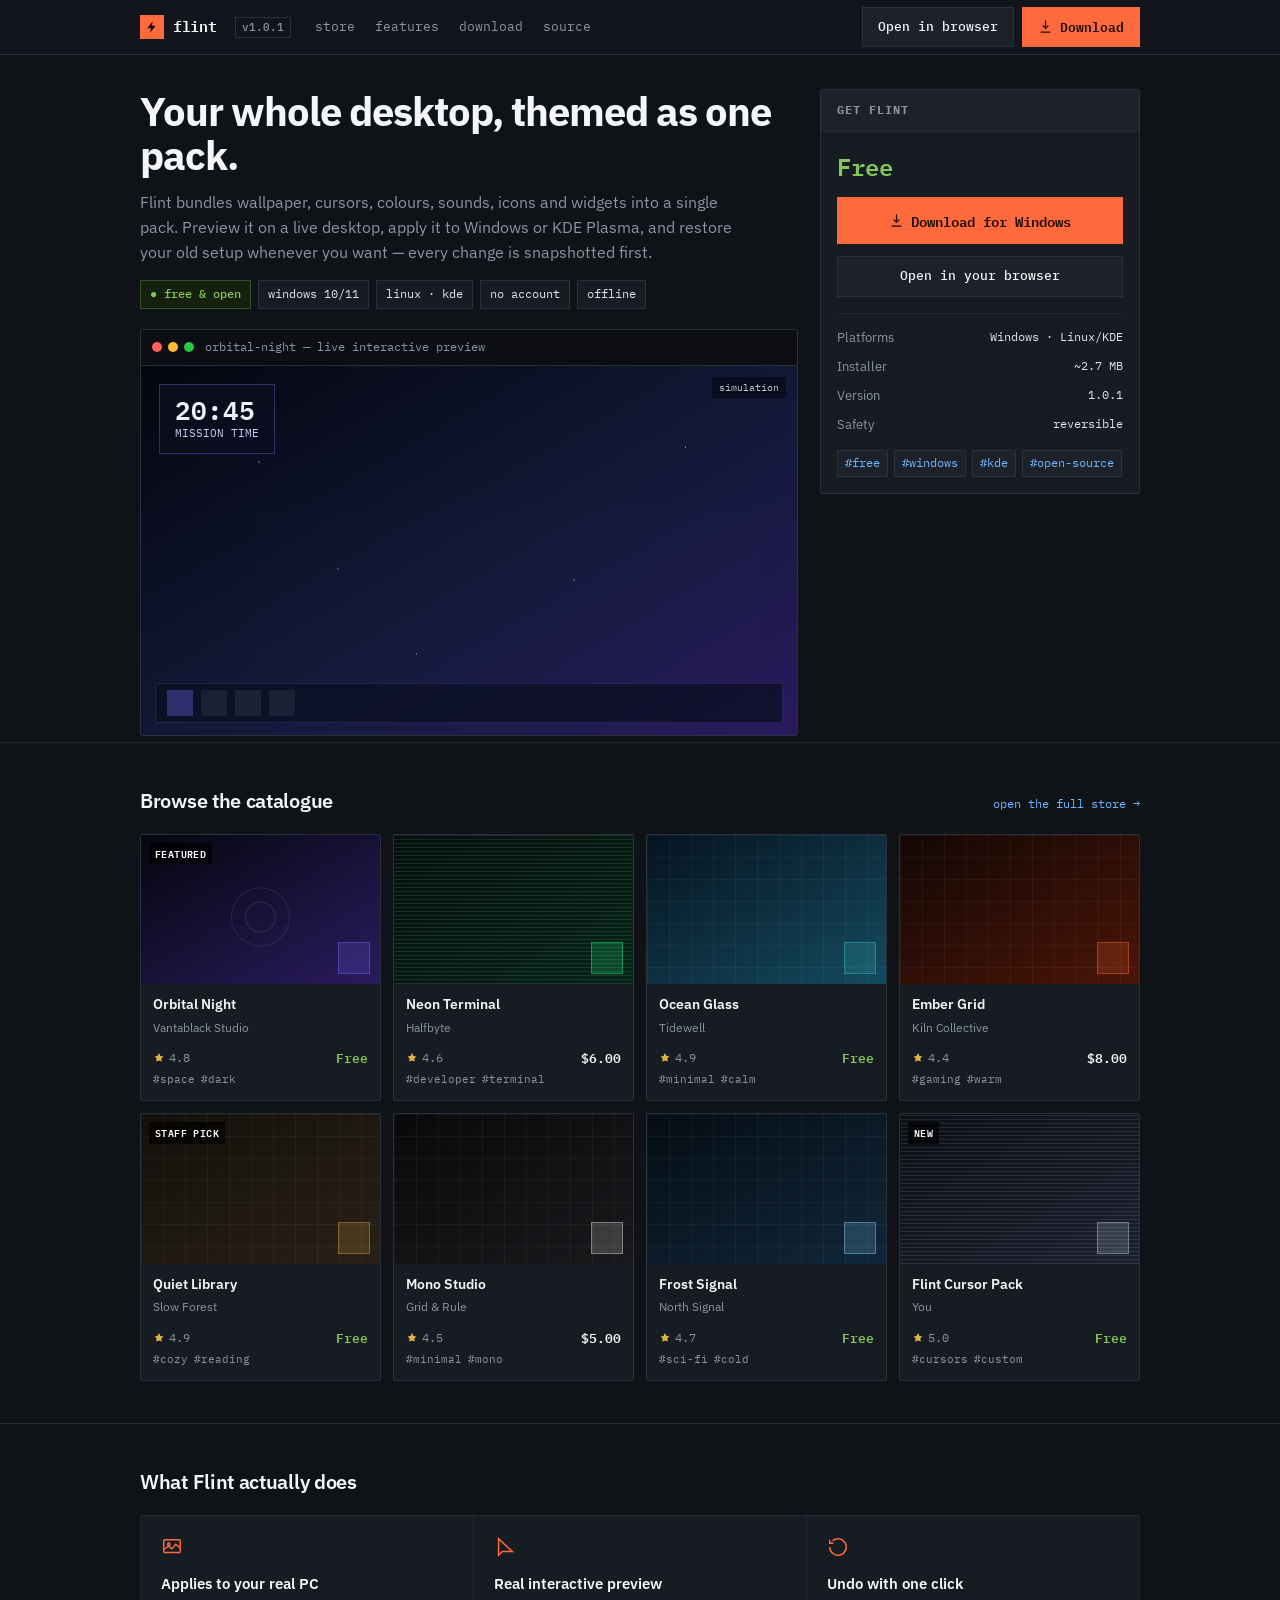
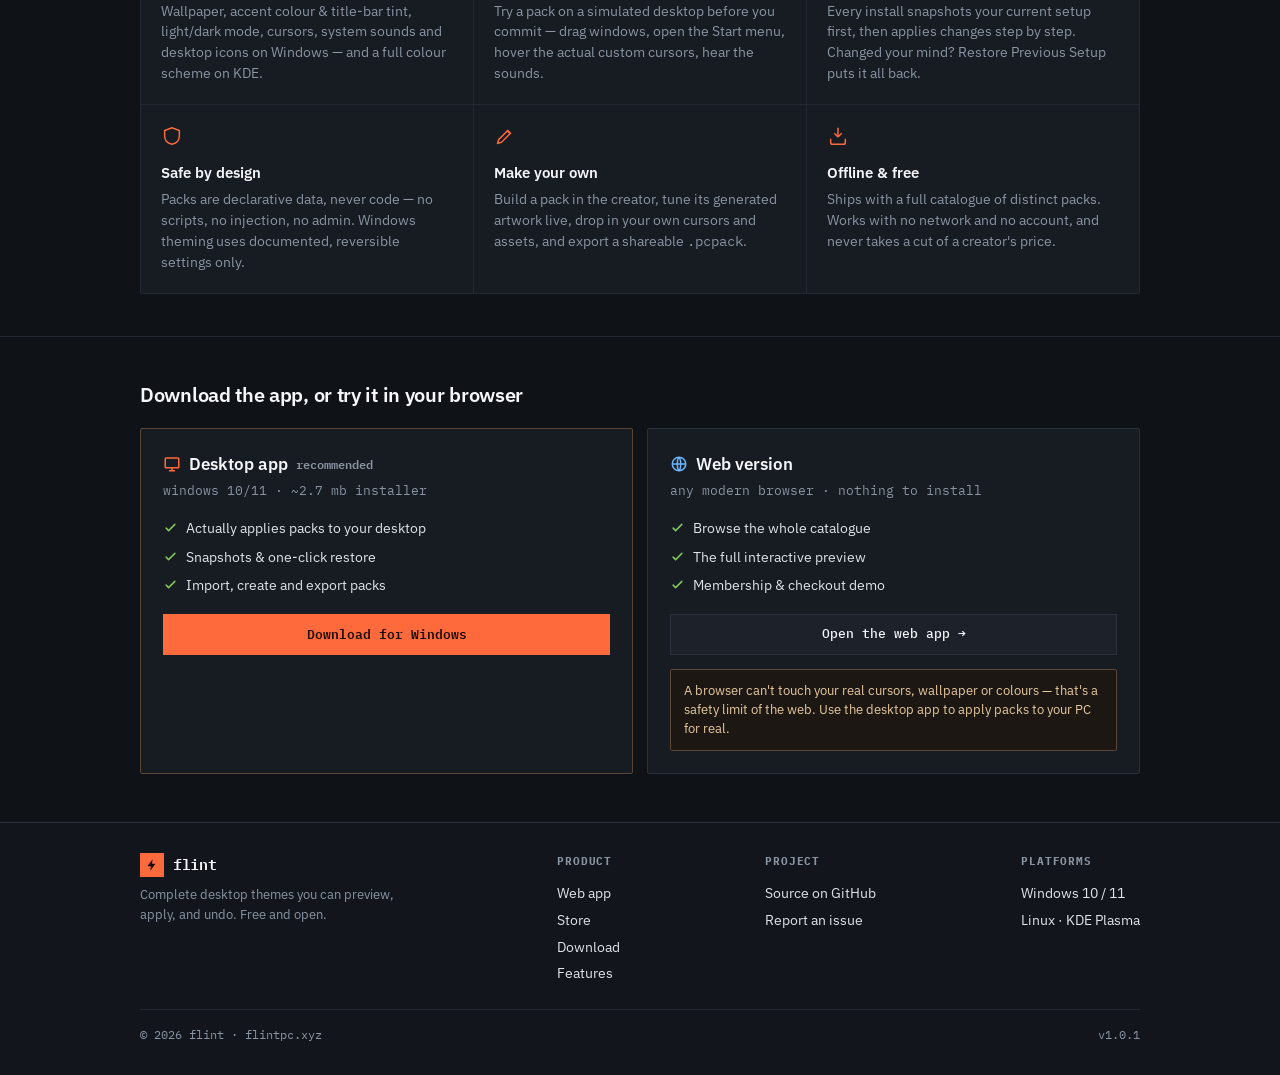
<file: index.html>
<!doctype html>
<html lang="en">
  <head>
    <meta charset="UTF-8" />
    <meta name="viewport" content="width=device-width, initial-scale=1.0" />
    <title>Flint — desktop themes you can preview, apply, and undo</title>
    <meta
      name="description"
      content="Flint bundles wallpaper, cursors, colours, sounds, icons and widgets into one pack. Preview it on a live desktop, apply it to Windows or KDE, and restore your old setup any time. Free."
    />
    <meta property="og:title" content="Flint — complete desktop themes, one reversible pack" />
    <meta property="og:description" content="Preview a full desktop theme, apply it to Windows or KDE, and undo it any time. Free. Download or use in your browser." />
    <meta property="og:type" content="website" />
    <meta property="og:url" content="https://flintpc.xyz" />
    <link rel="preconnect" href="https://fonts.googleapis.com" />
    <link rel="preconnect" href="https://fonts.gstatic.com" crossorigin />
    <link
      href="https://fonts.googleapis.com/css2?family=IBM+Plex+Mono:wght@400;500;600&family=IBM+Plex+Sans:wght@400;500;600;700&display=swap"
      rel="stylesheet"
    />
    <style>
      :root {
        --bg: #0f1216;
        --bg-alt: #12161c;
        --panel: #171b22;
        --panel-2: #1c212a;
        --border: #2a313c;
        --border-soft: #232932;
        --text: #dfe4ea;
        --text-strong: #f4f6f9;
        --muted: #8a94a3;
        --accent: #ff6a3d;
        --accent-hover: #ff7d54;
        --link: #6cb6ff;
        --free: #82c85a;
        --star: #e3b341;
        --sans: "IBM Plex Sans", system-ui, -apple-system, "Segoe UI", Roboto, sans-serif;
        --mono: "IBM Plex Mono", ui-monospace, "SF Mono", Consolas, monospace;
        --r: 2px; /* sharp corners on panels */
      }
      * { box-sizing: border-box; margin: 0; padding: 0; }
      html { -webkit-text-size-adjust: 100%; }
      body {
        background: var(--bg);
        color: var(--text);
        font-family: var(--sans);
        font-size: 15px;
        line-height: 1.55;
        -webkit-font-smoothing: antialiased;
      }
      a { color: var(--link); text-decoration: none; }
      a:hover { text-decoration: underline; }
      .mono { font-family: var(--mono); }
      .wrap { max-width: 1040px; margin: 0 auto; padding: 0 20px; }
      img, svg { display: block; }

      /* ---- Header ---- */
      header { border-bottom: 1px solid var(--border); background: var(--bg-alt); position: sticky; top: 0; z-index: 20; }
      .hbar { display: flex; align-items: center; gap: 18px; height: 54px; }
      .wordmark { display: flex; align-items: center; gap: 9px; font-family: var(--mono); font-weight: 600; font-size: 15px; letter-spacing: -0.02em; color: var(--text-strong); }
      .wordmark:hover { text-decoration: none; }
      .mark { width: 24px; height: 24px; background: var(--accent); display: grid; place-items: center; }
      .mark svg { width: 14px; height: 14px; }
      .badge-ver { font: 500 11px/1 var(--mono); color: var(--muted); border: 1px solid var(--border); padding: 4px 6px; }
      nav.main { display: flex; align-items: center; gap: 20px; margin-left: 6px; font-family: var(--mono); }
      nav.main a { color: var(--muted); font-size: 13px; }
      nav.main a:hover { color: var(--text); text-decoration: none; }
      .spacer { flex: 1; }
      .hbtns { display: flex; align-items: center; gap: 8px; }
      @media (max-width: 720px) { nav.main, .hide-sm { display: none; } }

      /* ---- Buttons (square, flat, mono) ---- */
      .btn { display: inline-flex; align-items: center; gap: 7px; font-family: var(--mono); font-size: 13px; font-weight: 500; padding: 9px 15px; border-radius: 0; border: 1px solid var(--border); background: var(--panel-2); color: var(--text-strong); cursor: pointer; transition: background .12s, border-color .12s; }
      .btn:hover { background: #232a34; border-color: #3b4553; text-decoration: none; }
      .btn svg { width: 15px; height: 15px; }
      .btn-primary { background: var(--accent); border-color: var(--accent); color: #1c0a03; font-weight: 600; }
      .btn-primary:hover { background: var(--accent-hover); border-color: var(--accent-hover); }
      .btn-lg { padding: 12px 18px; font-size: 14px; }
      .btn-block { width: 100%; justify-content: center; }

      /* ---- Hero ---- */
      .hero { padding: 34px 0 6px; }
      .hero-grid { display: grid; grid-template-columns: 1fr 320px; gap: 22px; align-items: start; }
      @media (max-width: 880px) { .hero-grid { grid-template-columns: 1fr; } }
      h1 { font-size: clamp(27px, 4.4vw, 40px); line-height: 1.1; letter-spacing: -0.025em; color: var(--text-strong); font-weight: 700; }
      .lede { color: var(--muted); font-size: 16px; margin-top: 13px; max-width: 60ch; }
      .meta-row { display: flex; flex-wrap: wrap; gap: 7px; margin-top: 16px; font-family: var(--mono); }
      .chip { font-size: 12px; color: var(--text); border: 1px solid var(--border); background: var(--panel); padding: 4px 9px; display: inline-flex; align-items: center; gap: 6px; }
      .chip.free { color: var(--free); border-color: #33502a; background: #16200f; font-weight: 500; }

      /* Media capsule */
      .capsule { border: 1px solid var(--border); border-radius: var(--r); overflow: hidden; background: #0b0d11; margin-top: 20px; }
      .cap-bar { display: flex; align-items: center; gap: 7px; padding: 8px 11px; border-bottom: 1px solid var(--border); background: #0c0e13; font-family: var(--mono); font-size: 12px; color: var(--muted); }
      .tl { display: flex; gap: 6px; }
      .tl i { width: 10px; height: 10px; border-radius: 50%; display: block; }
      .stage { aspect-ratio: 16/9; position: relative; background: linear-gradient(150deg, #05070f, #131a3a 55%, #2a1b5e); }
      .stars { position: absolute; inset: 0; background-image: radial-gradient(1.4px 1.4px at 18% 26%, #a99bff, transparent), radial-gradient(1.4px 1.4px at 66% 58%, #67e0e0, transparent), radial-gradient(1px 1px at 42% 78%, #fff, transparent), radial-gradient(1px 1px at 83% 22%, #fff, transparent), radial-gradient(1px 1px at 30% 55%, #cfc7ff, transparent); opacity: .75; }
      .w-clock { position: absolute; top: 18px; left: 18px; padding: 11px 15px; background: #0a0e20cc; border: 1px solid #7c6bff55; }
      .w-clock .t { font: 600 26px/1 var(--mono); color: #eef1ff; }
      .w-clock .s { font-family: var(--mono); font-size: 11px; color: #c7d0f5; margin-top: 3px; }
      .taskbar { position: absolute; left: 14px; right: 14px; bottom: 12px; height: 40px; background: #0a0e20b8; border: 1px solid #7c6bff33; display: flex; align-items: center; gap: 8px; padding: 0 11px; }
      .tb { width: 26px; height: 26px; background: #ffffff10; }
      .tb.on { background: #7c6bff55; }
      .sim { position: absolute; top: 11px; right: 11px; font-family: var(--mono); font-size: 10px; color: #ffffffbf; background: #00000073; padding: 3px 7px; }

      /* Get box */
      .getbox { border: 1px solid var(--border); border-radius: var(--r); background: var(--panel); overflow: hidden; position: sticky; top: 74px; }
      .getbox h2 { font-family: var(--mono); font-size: 12px; text-transform: uppercase; letter-spacing: .08em; color: var(--muted); padding: 11px 16px; border-bottom: 1px solid var(--border-soft); background: var(--panel-2); }
      .getbox .body { padding: 16px; }
      .price { font-family: var(--mono); font-size: 24px; font-weight: 600; color: var(--free); }
      .getbox .btn { margin-top: 12px; }
      .kv { border-top: 1px solid var(--border-soft); margin-top: 16px; padding-top: 14px; display: grid; gap: 9px; font-size: 13px; }
      .kv div { display: flex; justify-content: space-between; gap: 12px; }
      .kv .k { color: var(--muted); }
      .kv .v { color: var(--text); text-align: right; font-family: var(--mono); font-size: 12px; }
      .tags { display: flex; flex-wrap: wrap; gap: 6px; margin-top: 15px; font-family: var(--mono); }
      .tag { font-size: 12px; color: var(--link); border: 1px solid var(--border); padding: 3px 7px; background: var(--panel-2); }
      .tag:hover { border-color: #3b4553; text-decoration: none; }

      /* ---- Sections ---- */
      section { padding: 42px 0; border-top: 1px solid var(--border-soft); }
      .sec-head { display: flex; align-items: baseline; justify-content: space-between; gap: 12px; margin-bottom: 18px; }
      .sec-head h2 { font-size: 20px; letter-spacing: -0.015em; color: var(--text-strong); font-weight: 600; }
      .sec-head .see { font-family: var(--mono); font-size: 12px; }

      /* ---- Store grid ---- */
      .store { display: grid; grid-template-columns: repeat(4, 1fr); gap: 12px; }
      @media (max-width: 880px) { .store { grid-template-columns: repeat(2, 1fr); } }
      @media (max-width: 480px) { .store { grid-template-columns: 1fr; } }
      .pack { border: 1px solid var(--border); border-radius: var(--r); overflow: hidden; background: var(--panel); display: flex; flex-direction: column; transition: border-color .12s; }
      .pack:hover { border-color: #47525f; text-decoration: none; }
      .pack .cover { aspect-ratio: 16/10; position: relative; }
      .pack .cover .grid { position: absolute; inset: 0; background-image: linear-gradient(#ffffff14 1px, transparent 1px), linear-gradient(90deg, #ffffff14 1px, transparent 1px); background-size: 22px 22px; opacity: .5; }
      .pack .cover .scan { position: absolute; inset: 0; background-image: repeating-linear-gradient(0deg, #ffffff18 0, #ffffff18 1px, transparent 1px, transparent 4px); }
      .pack .cover .rings { position: absolute; inset: 0; background-image: radial-gradient(circle at 50% 55%, transparent 0, transparent 14px, #ffffff1a 15px, transparent 16px, transparent 28px, #ffffff14 29px, transparent 30px); }
      .pack .cover .flag { position: absolute; top: 8px; left: 8px; font-family: var(--mono); font-size: 10px; font-weight: 600; text-transform: uppercase; letter-spacing: .04em; padding: 3px 6px; background: #000000b3; color: #fff; }
      .pack .info { padding: 10px 12px 12px; display: flex; flex-direction: column; gap: 3px; flex: 1; }
      .pack .nm { font-size: 14px; font-weight: 600; color: var(--text-strong); }
      .pack .by { font-size: 12px; color: var(--muted); }
      .pack .foot { display: flex; align-items: center; justify-content: space-between; margin-top: 8px; font-family: var(--mono); }
      .pack .ptags { display: flex; gap: 6px; flex-wrap: wrap; font-family: var(--mono); }
      .pack .ptag { font-size: 11px; color: var(--muted); }
      .pack .price-sm { font-size: 13px; font-weight: 600; }
      .pack .price-sm.free { color: var(--free); }
      .pack .price-sm.paid { color: var(--text-strong); }
      .rate { display: inline-flex; align-items: center; gap: 4px; font-size: 12px; color: var(--muted); }
      .rate svg { width: 12px; height: 12px; fill: var(--star); }

      /* ---- Features ---- */
      .feat { display: grid; grid-template-columns: repeat(3, 1fr); gap: 1px; background: var(--border-soft); border: 1px solid var(--border-soft); border-radius: var(--r); overflow: hidden; }
      @media (max-width: 780px) { .feat { grid-template-columns: 1fr; } }
      .fcell { background: var(--panel); padding: 20px; }
      .fcell .fi { width: 24px; height: 24px; color: var(--accent); margin-bottom: 12px; }
      .fcell .fi svg { width: 22px; height: 22px; stroke: currentColor; fill: none; stroke-width: 1.6; }
      .fcell h3 { font-size: 15px; color: var(--text-strong); margin-bottom: 5px; font-weight: 600; }
      .fcell p { font-size: 13.5px; color: var(--muted); }

      /* ---- Get options ---- */
      .opts { display: grid; grid-template-columns: 1fr 1fr; gap: 14px; }
      @media (max-width: 720px) { .opts { grid-template-columns: 1fr; } }
      .opt { border: 1px solid var(--border); border-radius: var(--r); background: var(--panel); padding: 22px; }
      .opt.rec { border-color: #5a4636; }
      .opt h3 { font-size: 17px; color: var(--text-strong); display: flex; align-items: center; gap: 8px; font-weight: 600; }
      .opt .sub { color: var(--muted); font-size: 13px; margin: 4px 0 16px; font-family: var(--mono); }
      .opt ul { list-style: none; display: grid; gap: 8px; margin-bottom: 18px; }
      .opt li { font-size: 13.5px; color: var(--text); display: flex; gap: 8px; align-items: flex-start; }
      .opt li svg { width: 15px; height: 15px; flex: none; margin-top: 2px; color: var(--free); }
      .callout { border: 1px solid #5a4636; background: #1c1712; color: #e7c9a0; border-radius: var(--r); padding: 11px 13px; font-size: 12.5px; margin-top: 14px; }

      /* ---- Footer ---- */
      footer { border-top: 1px solid var(--border); background: var(--bg-alt); padding: 30px 0; margin-top: 6px; }
      .fcols { display: flex; justify-content: space-between; gap: 24px; flex-wrap: wrap; }
      .fcol h4 { font-family: var(--mono); font-size: 11px; text-transform: uppercase; letter-spacing: .08em; color: var(--muted); margin-bottom: 10px; }
      .fcol a { display: block; color: var(--text); font-size: 13.5px; padding: 3px 0; }
      .fcol a:hover { color: var(--link); }
      .copyr { color: var(--muted); font-family: var(--mono); font-size: 12px; margin-top: 22px; border-top: 1px solid var(--border-soft); padding-top: 16px; display: flex; justify-content: space-between; flex-wrap: wrap; gap: 8px; }
    </style>
  </head>
  <body>
    <!-- Header -->
    <header>
      <div class="wrap hbar">
        <a class="wordmark" href="/">
          <span class="mark" aria-hidden="true">
            <svg viewBox="0 0 24 24" fill="none"><path d="M13 2 4 14h6l-1 8 9-12h-6l1-8Z" fill="#1c0a03"/></svg>
          </span>
          flint
        </a>
        <span class="badge-ver hide-sm">v1.0.1</span>
        <nav class="main">
          <a href="#store">store</a>
          <a href="#features">features</a>
          <a href="#get">download</a>
          <a href="https://github.com/BJSK2345/Flint">source</a>
        </nav>
        <span class="spacer"></span>
        <div class="hbtns">
          <a class="btn hide-sm" href="/app/">Open in browser</a>
          <a class="btn btn-primary" href="#get">
            <svg viewBox="0 0 24 24" fill="none" stroke="currentColor" stroke-width="2"><path d="M12 3v12m0 0 4-4m-4 4-4-4M5 21h14" stroke-linecap="round" stroke-linejoin="round"/></svg>
            Download
          </a>
        </div>
      </div>
    </header>

    <!-- Hero -->
    <div class="hero">
      <div class="wrap hero-grid">
        <div>
          <h1>Your whole desktop, themed as one pack.</h1>
          <p class="lede">
            Flint bundles wallpaper, cursors, colours, sounds, icons and widgets into a single pack.
            Preview it on a live desktop, apply it to Windows or KDE Plasma, and restore your old setup
            whenever you want — every change is snapshotted first.
          </p>
          <div class="meta-row">
            <span class="chip free">● free &amp; open</span>
            <span class="chip">windows 10/11</span>
            <span class="chip">linux · kde</span>
            <span class="chip">no account</span>
            <span class="chip">offline</span>
          </div>

          <div class="capsule">
            <div class="cap-bar">
              <span class="tl"><i style="background:#ff5f57"></i><i style="background:#febc2e"></i><i style="background:#28c840"></i></span>
              <span style="margin-left:4px">orbital-night — live interactive preview</span>
            </div>
            <div class="stage">
              <div class="stars"></div>
              <div class="w-clock"><div class="t" id="clock">21:30</div><div class="s">MISSION TIME</div></div>
              <div class="taskbar"><span class="tb on"></span><span class="tb"></span><span class="tb"></span><span class="tb"></span></div>
              <div class="sim">simulation</div>
            </div>
          </div>
        </div>

        <!-- Get box -->
        <aside class="getbox" id="get">
          <h2>Get Flint</h2>
          <div class="body">
            <div class="price">Free</div>
            <a class="btn btn-primary btn-lg btn-block" id="download-btn" href="/downloads/Flint-Setup.exe">
              <svg viewBox="0 0 24 24" fill="none" stroke="currentColor" stroke-width="2"><path d="M12 3v12m0 0 4-4m-4 4-4-4M5 21h14" stroke-linecap="round" stroke-linejoin="round"/></svg>
              Download for Windows
            </a>
            <a class="btn btn-block" href="/app/">Open in your browser</a>
            <div class="kv">
              <div><span class="k">Platforms</span><span class="v">Windows · Linux/KDE</span></div>
              <div><span class="k">Installer</span><span class="v">~2.7 MB</span></div>
              <div><span class="k">Version</span><span class="v">1.0.1</span></div>
              <div><span class="k">Safety</span><span class="v">reversible</span></div>
            </div>
            <div class="tags">
              <a class="tag" href="/app/#/search?section=free">#free</a>
              <a class="tag" href="/app/">#windows</a>
              <a class="tag" href="/app/">#kde</a>
              <a class="tag" href="/app/">#open-source</a>
            </div>
          </div>
        </aside>
      </div>
    </div>

    <!-- Store -->
    <section id="store">
      <div class="wrap">
        <div class="sec-head">
          <h2>Browse the catalogue</h2>
          <a class="see" href="/app/">open the full store →</a>
        </div>
        <div class="store" id="store-grid"><!-- filled by script --></div>
      </div>
    </section>

    <!-- Features -->
    <section id="features">
      <div class="wrap">
        <div class="sec-head"><h2>What Flint actually does</h2></div>
        <div class="feat">
          <div class="fcell">
            <div class="fi"><svg viewBox="0 0 24 24"><rect x="3" y="4" width="18" height="14" rx="1"/><path d="m3 15 5-4 4 3 4-5 5 4"/><circle cx="8.5" cy="9" r="1.4"/></svg></div>
            <h3>Applies to your real PC</h3>
            <p>Wallpaper, accent colour &amp; title-bar tint, light/dark mode, cursors, system sounds and desktop icons on Windows — and a full colour scheme on KDE.</p>
          </div>
          <div class="fcell">
            <div class="fi"><svg viewBox="0 0 24 24"><path d="M5 3v18l4-4h11L5 3Z"/></svg></div>
            <h3>Real interactive preview</h3>
            <p>Try a pack on a simulated desktop before you commit — drag windows, open the Start menu, hover the actual custom cursors, hear the sounds.</p>
          </div>
          <div class="fcell">
            <div class="fi"><svg viewBox="0 0 24 24"><path d="M3 12a9 9 0 1 0 3-6.7"/><path d="M3 4v4h4"/></svg></div>
            <h3>Undo with one click</h3>
            <p>Every install snapshots your current setup first, then applies changes step by step. Changed your mind? Restore Previous Setup puts it all back.</p>
          </div>
          <div class="fcell">
            <div class="fi"><svg viewBox="0 0 24 24"><path d="M12 3 4 6v6c0 5 3.5 8 8 9 4.5-1 8-4 8-9V6l-8-3Z"/></svg></div>
            <h3>Safe by design</h3>
            <p>Packs are declarative data, never code — no scripts, no injection, no admin. Windows theming uses documented, reversible settings only.</p>
          </div>
          <div class="fcell">
            <div class="fi"><svg viewBox="0 0 24 24"><path d="m4 20 4-1 10-10-3-3L5 16l-1 4Z"/><path d="m14 6 3 3"/></svg></div>
            <h3>Make your own</h3>
            <p>Build a pack in the creator, tune its generated artwork live, drop in your own cursors and assets, and export a shareable <code class="mono">.pcpack</code>.</p>
          </div>
          <div class="fcell">
            <div class="fi"><svg viewBox="0 0 24 24"><path d="M12 3v10m0 0 4-4m-4 4-4-4"/><path d="M4 15v4a2 2 0 0 0 2 2h12a2 2 0 0 0 2-2v-4"/></svg></div>
            <h3>Offline &amp; free</h3>
            <p>Ships with a full catalogue of distinct packs. Works with no network and no account, and never takes a cut of a creator's price.</p>
          </div>
        </div>
      </div>
    </section>

    <!-- Get options -->
    <section>
      <div class="wrap">
        <div class="sec-head"><h2>Download the app, or try it in your browser</h2></div>
        <div class="opts">
          <div class="opt rec">
            <h3>
              <svg width="18" height="18" viewBox="0 0 24 24" fill="none" stroke="var(--accent)" stroke-width="2"><rect x="3" y="4" width="18" height="13" rx="1"/><path d="M8 21h8M12 17v4"/></svg>
              Desktop app <span class="mono" style="font-size:12px;color:var(--muted)">recommended</span>
            </h3>
            <p class="sub">windows 10/11 · ~2.7 mb installer</p>
            <ul>
              <li><svg viewBox="0 0 24 24" fill="none" stroke="currentColor" stroke-width="2.4"><path d="m5 13 4 4L19 7" stroke-linecap="round" stroke-linejoin="round"/></svg> Actually applies packs to your desktop</li>
              <li><svg viewBox="0 0 24 24" fill="none" stroke="currentColor" stroke-width="2.4"><path d="m5 13 4 4L19 7" stroke-linecap="round" stroke-linejoin="round"/></svg> Snapshots &amp; one-click restore</li>
              <li><svg viewBox="0 0 24 24" fill="none" stroke="currentColor" stroke-width="2.4"><path d="m5 13 4 4L19 7" stroke-linecap="round" stroke-linejoin="round"/></svg> Import, create and export packs</li>
            </ul>
            <a class="btn btn-primary btn-block" href="/downloads/Flint-Setup.exe">Download for Windows</a>
          </div>
          <div class="opt">
            <h3>
              <svg width="18" height="18" viewBox="0 0 24 24" fill="none" stroke="var(--link)" stroke-width="2"><circle cx="12" cy="12" r="9"/><path d="M3 12h18M12 3c3 3 3 15 0 18M12 3c-3 3-3 15 0 18"/></svg>
              Web version
            </h3>
            <p class="sub">any modern browser · nothing to install</p>
            <ul>
              <li><svg viewBox="0 0 24 24" fill="none" stroke="currentColor" stroke-width="2.4"><path d="m5 13 4 4L19 7" stroke-linecap="round" stroke-linejoin="round"/></svg> Browse the whole catalogue</li>
              <li><svg viewBox="0 0 24 24" fill="none" stroke="currentColor" stroke-width="2.4"><path d="m5 13 4 4L19 7" stroke-linecap="round" stroke-linejoin="round"/></svg> The full interactive preview</li>
              <li><svg viewBox="0 0 24 24" fill="none" stroke="currentColor" stroke-width="2.4"><path d="m5 13 4 4L19 7" stroke-linecap="round" stroke-linejoin="round"/></svg> Membership &amp; checkout demo</li>
            </ul>
            <a class="btn btn-block" href="/app/">Open the web app →</a>
            <div class="callout">A browser can't touch your real cursors, wallpaper or colours — that's a safety limit of the web. Use the desktop app to apply packs to your PC for real.</div>
          </div>
        </div>
      </div>
    </section>

    <!-- Footer -->
    <footer>
      <div class="wrap">
        <div class="fcols">
          <div>
            <a class="wordmark" href="/" style="margin-bottom:8px"><span class="mark"><svg viewBox="0 0 24 24" fill="none"><path d="M13 2 4 14h6l-1 8 9-12h-6l1-8Z" fill="#1c0a03"/></svg></span> flint</a>
            <p style="color:var(--muted);font-size:13px;max-width:34ch;">Complete desktop themes you can preview, apply, and undo. Free and open.</p>
          </div>
          <div class="fcol">
            <h4>Product</h4>
            <a href="/app/">Web app</a>
            <a href="#store">Store</a>
            <a href="#get">Download</a>
            <a href="#features">Features</a>
          </div>
          <div class="fcol">
            <h4>Project</h4>
            <a href="https://github.com/BJSK2345/Flint">Source on GitHub</a>
            <a href="https://github.com/BJSK2345/Flint/issues">Report an issue</a>
          </div>
          <div class="fcol">
            <h4>Platforms</h4>
            <a href="#get">Windows 10 / 11</a>
            <a href="#get">Linux · KDE Plasma</a>
          </div>
        </div>
        <div class="copyr">
          <span>© 2026 flint · flintpc.xyz</span>
          <span>v1.0.1</span>
        </div>
      </div>
    </footer>

    <script>
      (function () {
        var el = document.getElementById("clock");
        function tick() { if (!el) return; var d = new Date(); el.textContent = String(d.getHours()).padStart(2, "0") + ":" + String(d.getMinutes()).padStart(2, "0"); }
        tick(); setInterval(tick, 15000);
      })();

      var PACKS = [
        { id: "orbital-night", n: "Orbital Night", by: "Vantablack Studio", price: "Free", free: true, rate: "4.8", tags: ["space", "dark"], flag: "Featured", g: ["#05070f", "#2a1b5e"], pat: "rings", ac: "#7c6bff" },
        { id: "neon-terminal", n: "Neon Terminal", by: "Halfbyte", price: "$6.00", free: false, rate: "4.6", tags: ["developer", "terminal"], g: ["#03100b", "#062518"], pat: "scan", ac: "#22ff88" },
        { id: "ocean-glass", n: "Ocean Glass", by: "Tidewell", price: "Free", free: true, rate: "4.9", tags: ["minimal", "calm"], g: ["#061420", "#154b60"], pat: "grid", ac: "#3fc1c9" },
        { id: "ember-grid", n: "Ember Grid", by: "Kiln Collective", price: "$8.00", free: false, rate: "4.4", tags: ["gaming", "warm"], g: ["#140805", "#4a1608"], pat: "grid", ac: "#ff6b35" },
        { id: "quiet-library", n: "Quiet Library", by: "Slow Forest", price: "Free", free: true, rate: "4.9", tags: ["cozy", "reading"], flag: "Staff pick", g: ["#14100b", "#2a2118"], pat: "grid", ac: "#d9a441" },
        { id: "mono-studio", n: "Mono Studio", by: "Grid & Rule", price: "$5.00", free: false, rate: "4.5", tags: ["minimal", "mono"], g: ["#0a0a0b", "#1a1a1d"], pat: "grid", ac: "#e6e6e6" },
        { id: "frost-signal", n: "Frost Signal", by: "North Signal", price: "Free", free: true, rate: "4.7", tags: ["sci-fi", "cold"], g: ["#060d14", "#10283a"], pat: "grid", ac: "#8ad8ff" },
        { id: "flint-pack1", n: "Flint Cursor Pack", by: "You", price: "Free", free: true, rate: "5.0", tags: ["cursors", "custom"], flag: "New", g: ["#0e1016", "#1c2130"], pat: "scan", ac: "#c7d0e8" }
      ];
      function cover(p) {
        var pat = p.pat === "rings" ? '<div class="rings"></div>' : p.pat === "scan" ? '<div class="scan"></div>' : '<div class="grid"></div>';
        var flag = p.flag ? '<span class="flag">' + p.flag + '</span>' : "";
        return '<div class="cover" style="background:linear-gradient(150deg,' + p.g[0] + ',' + p.g[1] + ')">' + pat + flag + '<div style="position:absolute;right:10px;bottom:10px;width:32px;height:32px;background:' + p.ac + '2e;border:1px solid ' + p.ac + '66"></div></div>';
      }
      function star() { return '<svg viewBox="0 0 24 24"><path d="M12 2l3 6 6 .8-4.5 4.2 1.2 6L12 17l-5.9 2 1.2-6L3 8.8 9 8z"/></svg>'; }
      document.getElementById("store-grid").innerHTML = PACKS.map(function (p) {
        return '<a class="pack" href="/app/#/pack/' + p.id + '">' + cover(p) +
          '<div class="info"><div class="nm">' + p.n + '</div><div class="by">' + p.by + '</div>' +
          '<div class="foot"><span class="rate">' + star() + p.rate + '</span>' +
          '<span class="price-sm ' + (p.free ? "free" : "paid") + '">' + p.price + '</span></div>' +
          '<div class="ptags">' + p.tags.map(function (t) { return '<span class="ptag">#' + t + '</span>'; }).join("") + '</div>' +
          '</div></a>';
      }).join("");
    </script>
  </body>
</html>
</file>
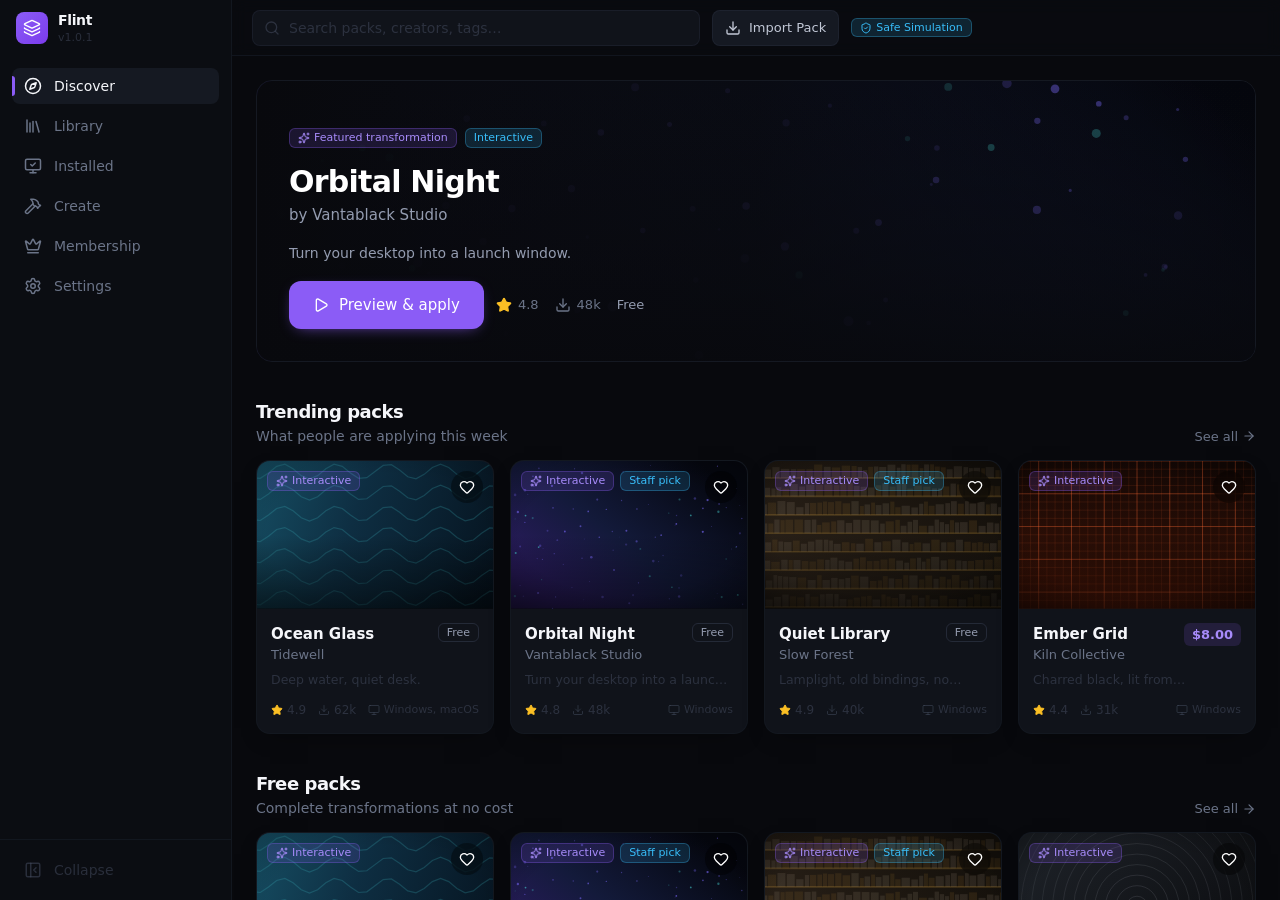
<file: app/index.html>
<!doctype html>
<html lang="en" class="dark">
  <head>
    <meta charset="UTF-8" />
    <meta name="viewport" content="width=device-width, initial-scale=1.0" />
    <!-- The Content-Security-Policy is injected by Tauri from src-tauri/tauri.conf.json.
         Declaring a second policy here would intersect with it and break the asset protocol. -->
    <title>Flint</title>
    <script type="module" crossorigin src="./assets/index-BGyOKlsA.js"></script>
    <link rel="stylesheet" crossorigin href="./assets/index-CY6Y70bs.css">
  </head>
  <body>
    <div id="root"></div>
  </body>
</html>
</file>
